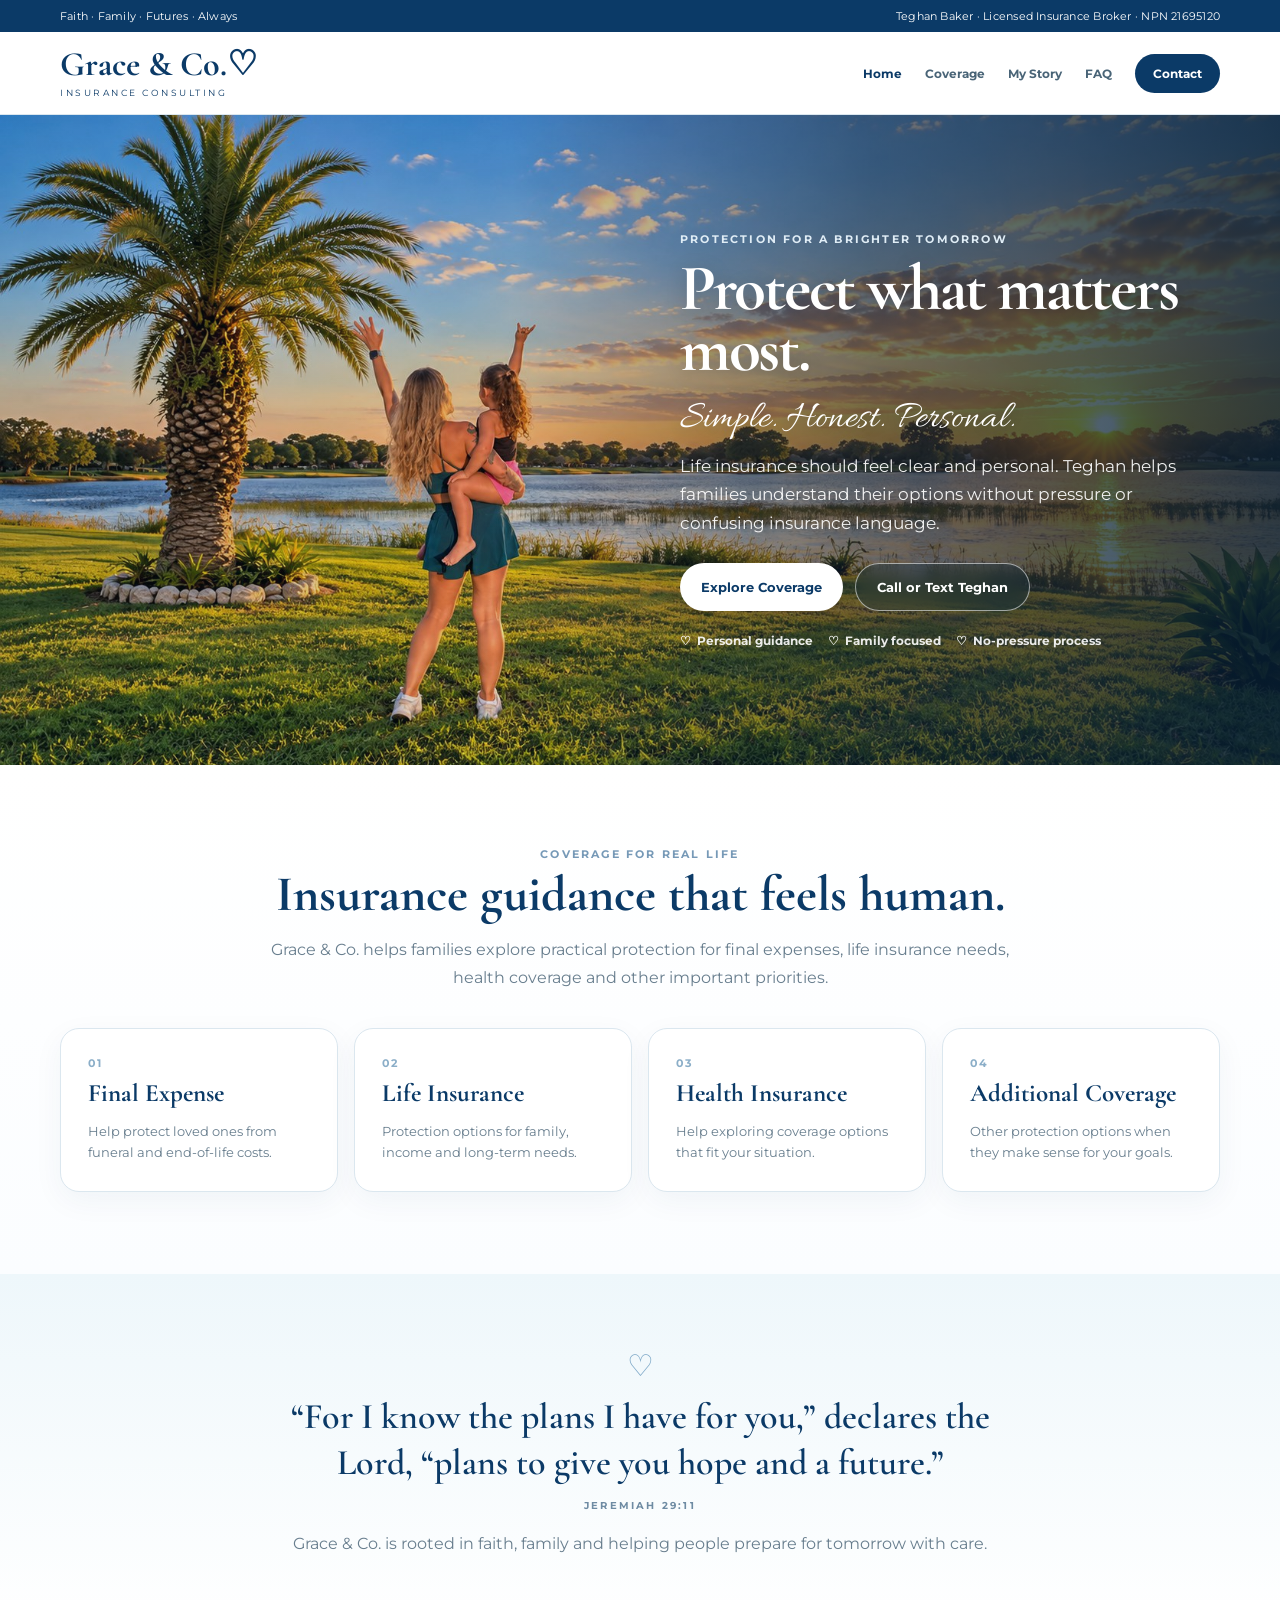
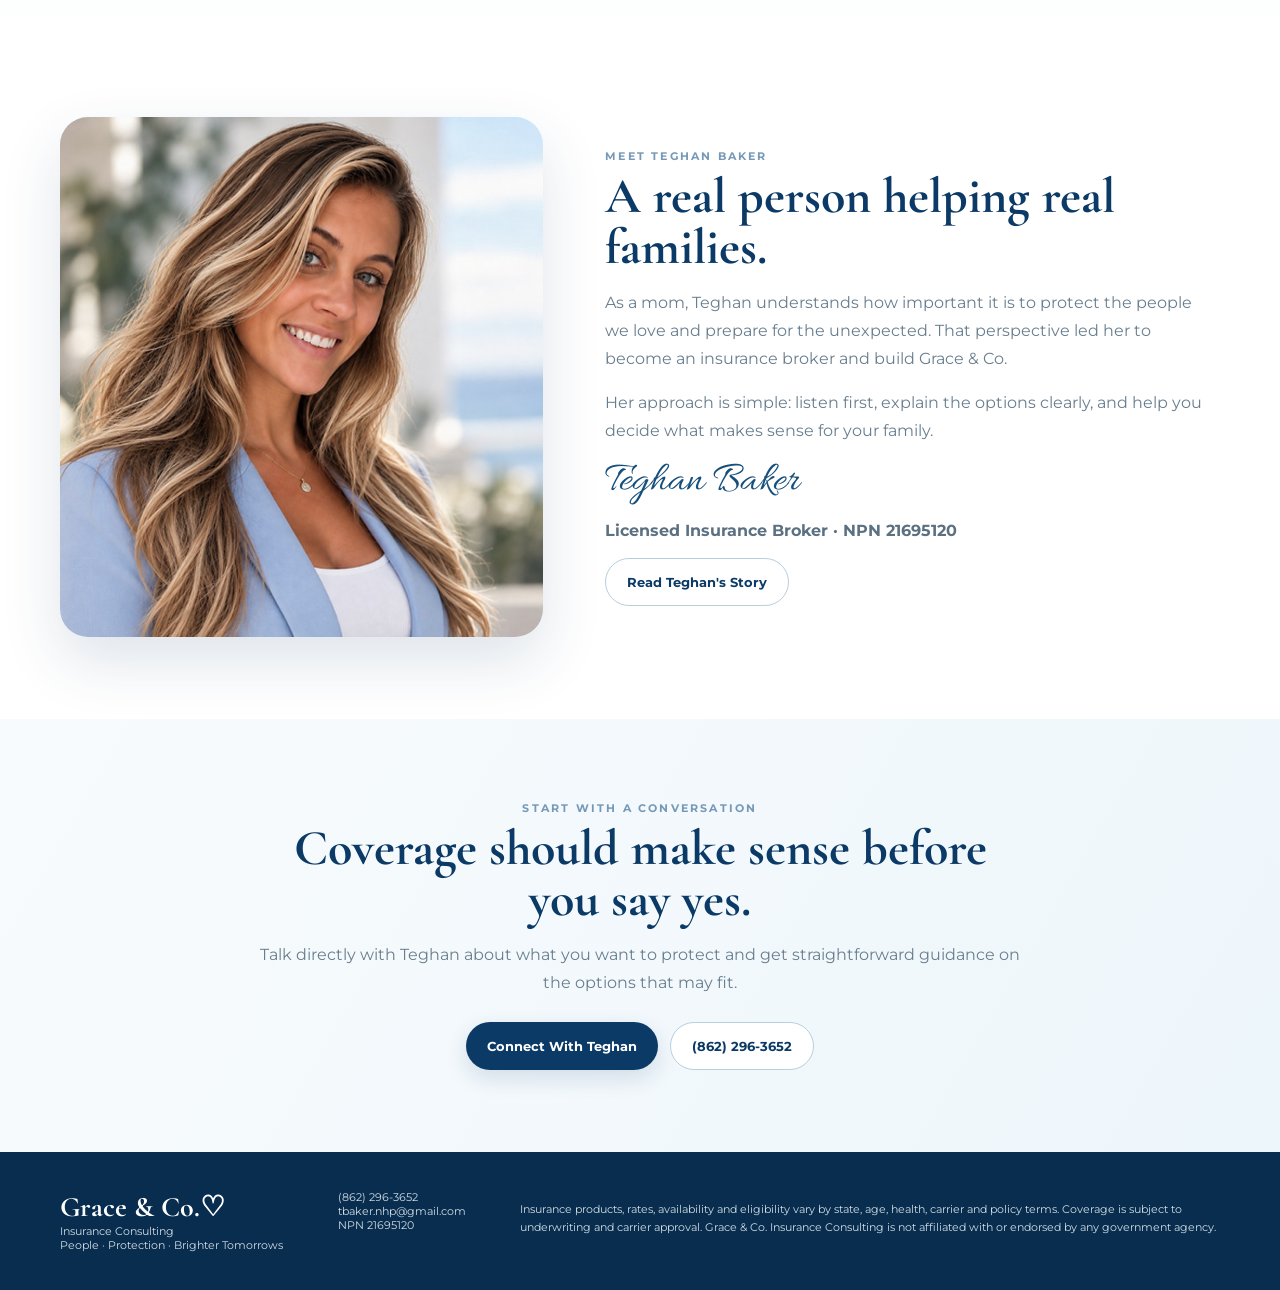
<file: index.html>
<!doctype html><html lang="en"><head><meta charset="utf-8"><meta name="viewport" content="width=device-width,initial-scale=1"><title>Grace & Co. Insurance Consulting | Protection for a Brighter Tomorrow</title><meta name="description" content="Personal life, final expense and health insurance guidance with Teghan Baker, licensed insurance broker."><link rel="stylesheet" href="/styles.css"></head><body><div class="top"><div class="wrap"><span>Faith · Family · Futures · Always</span><span>Teghan Baker · Licensed Insurance Broker · NPN 21695120</span></div></div><header class="nav"><div class="wrap navrow"><a class="brand" href="/"><span class="brand-main">Grace &amp; Co.♡</span><span class="brand-sub">INSURANCE CONSULTING</span></a><nav class="links" aria-label="Main navigation"><a href="/" class="active">Home</a><a href="/coverage/">Coverage</a><a href="/about/">My Story</a><a href="/faq/">FAQ</a><a href="/contact/" class="cta">Contact</a></nav></div></header><main><section class="photo-hero home-photo-hero" data-hero-photo="home"><div class="hero-shade"></div><div class="wrap hero-overlay-grid"><div class="hero-copy hero-copy-right"><div class="eyebrow light">Protection for a Brighter Tomorrow</div><h1>Protect what matters most.</h1><div class="script light-script">Simple. Honest. Personal.</div><p>Life insurance should feel clear and personal. Teghan helps families understand their options without pressure or confusing insurance language.</p><div class="buttons"><a class="btn hero-primary" href="/coverage/">Explore Coverage</a><a class="btn hero-secondary" href="tel:8622963652">Call or Text Teghan</a></div><div class="hero-trust"><span>Personal guidance</span><span>Family focused</span><span>No-pressure process</span></div></div></div></section><section class="section intro-section"><div class="wrap centered"><div class="eyebrow">Coverage for real life</div><h2>Insurance guidance that feels human.</h2><p>Grace &amp; Co. helps families explore practical protection for final expenses, life insurance needs, health coverage and other important priorities.</p></div><div class="wrap cards"><a class="card" href="/coverage/"><div class="num">01</div><h3>Final Expense</h3><p>Help protect loved ones from funeral and end-of-life costs.</p></a><a class="card" href="/coverage/"><div class="num">02</div><h3>Life Insurance</h3><p>Protection options for family, income and long-term needs.</p></a><a class="card" href="/coverage/"><div class="num">03</div><h3>Health Insurance</h3><p>Help exploring coverage options that fit your situation.</p></a><a class="card" href="/coverage/"><div class="num">04</div><h3>Additional Coverage</h3><p>Other protection options when they make sense for your goals.</p></a></div></section><section class="faith"><div class="wrap"><div class="heart-mark">♡</div><blockquote>“For I know the plans I have for you,” declares the Lord, “plans to give you hope and a future.”</blockquote><div class="verse">JEREMIAH 29:11</div><p>Grace &amp; Co. is rooted in faith, family and helping people prepare for tomorrow with care.</p></div></section><section class="section meet"><div class="wrap split"><div class="portrait"><img data-teghan-photo="home" src="/assets/teghan-home-2026.jpg" alt="Teghan Baker, licensed insurance broker" width="960" height="960" loading="lazy"></div><div class="copy"><div class="eyebrow">Meet Teghan Baker</div><h2>A real person helping real families.</h2><p>As a mom, Teghan understands how important it is to protect the people we love and prepare for the unexpected. That perspective led her to become an insurance broker and build Grace &amp; Co.</p><p>Her approach is simple: listen first, explain the options clearly, and help you decide what makes sense for your family.</p><div class="script">Teghan Baker</div><div class="credential">Licensed Insurance Broker · NPN 21695120</div><a class="btn secondary" href="/about/">Read Teghan's Story</a></div></div></section><section class="section final-cta"><div class="wrap centered"><div class="eyebrow">Start with a conversation</div><h2>Coverage should make sense before you say yes.</h2><p>Talk directly with Teghan about what you want to protect and get straightforward guidance on the options that may fit.</p><div class="buttons centered-buttons"><a class="btn primary" href="/contact/">Connect With Teghan</a><a class="btn secondary" href="tel:8622963652">(862) 296-3652</a></div></div></section></main><footer class="footer"><div class="wrap"><div><div class="footer-brand">Grace &amp; Co.♡</div><div>Insurance Consulting</div><div>People · Protection · Brighter Tomorrows</div></div><div><a href="tel:8622963652">(862) 296-3652</a><br><a href="mailto:tbaker.nhp@gmail.com">tbaker.nhp@gmail.com</a><br>NPN 21695120</div><p class="disclaimer">Insurance products, rates, availability and eligibility vary by state, age, health, carrier and policy terms. Coverage is subject to underwriting and carrier approval. Grace &amp; Co. Insurance Consulting is not affiliated with or endorsed by any government agency.</p></div></footer><script src="/photo-loader.js" defer></script></body></html>
</file>
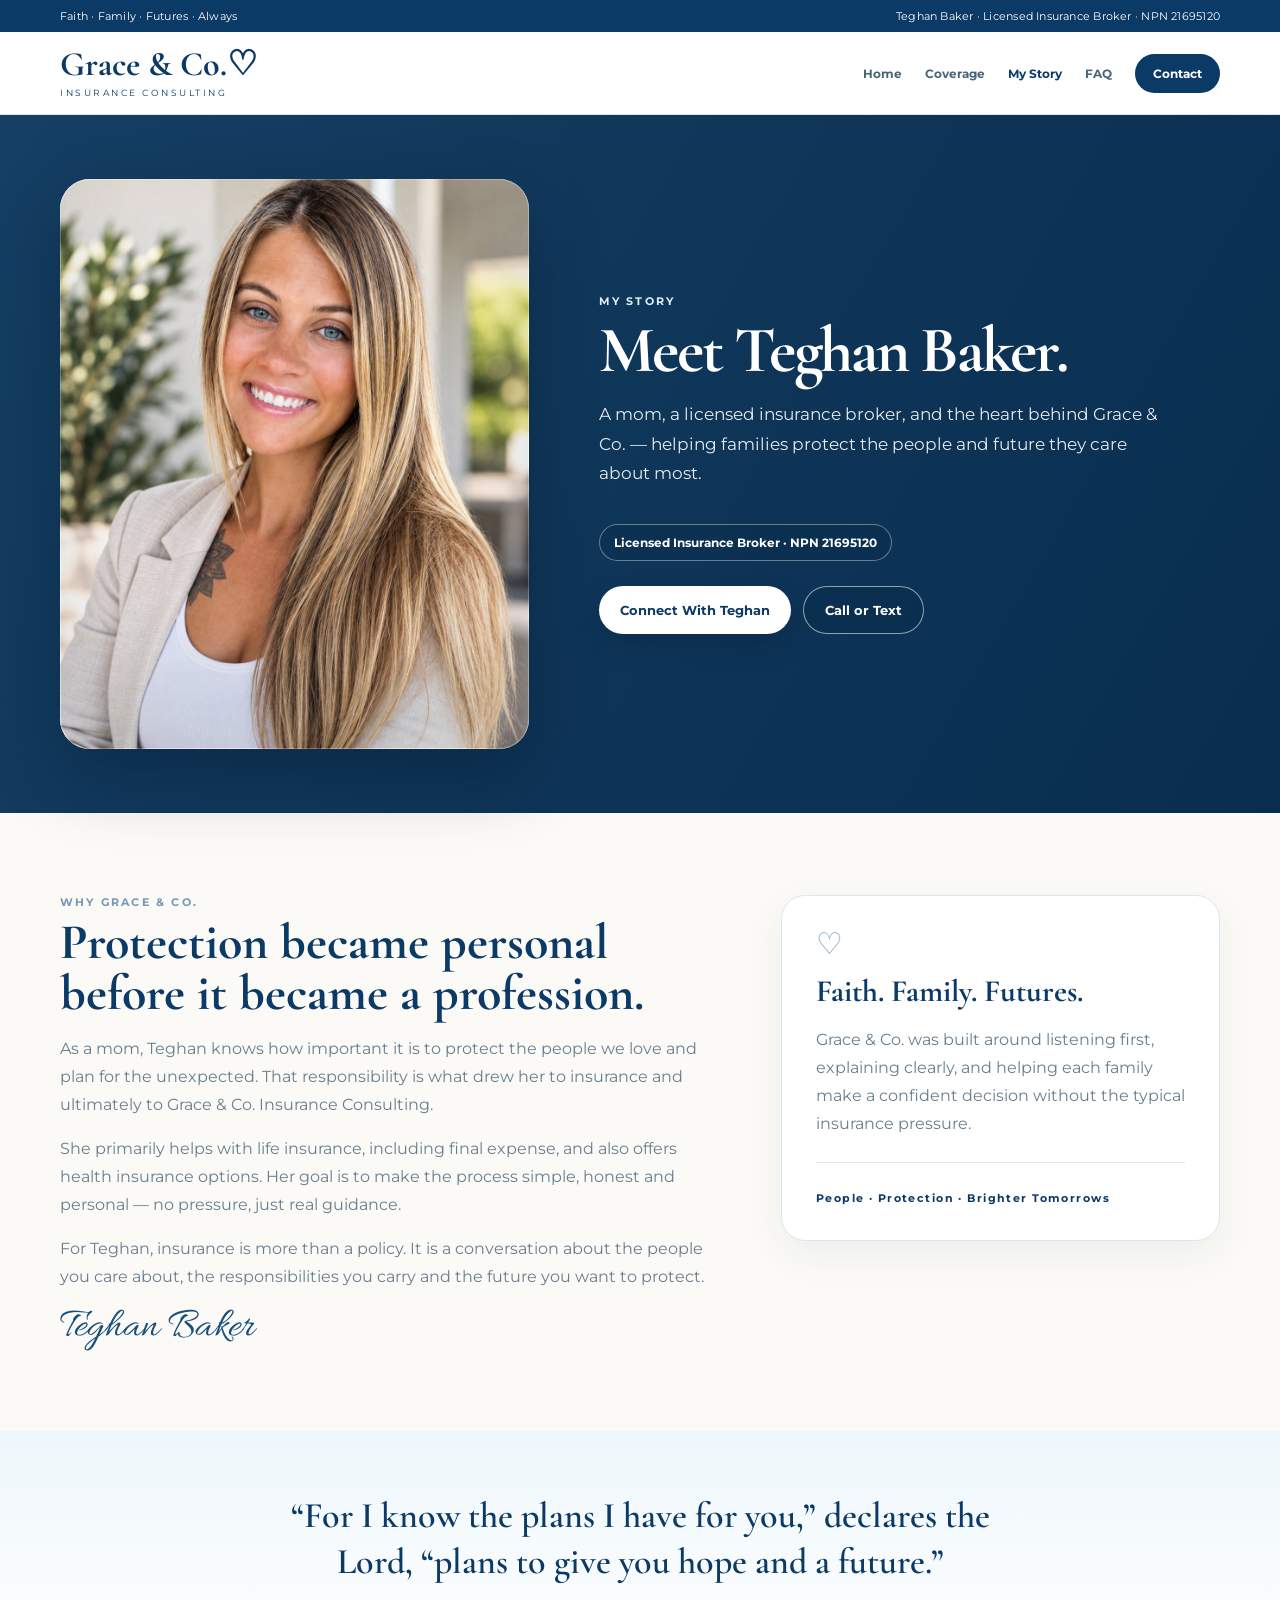
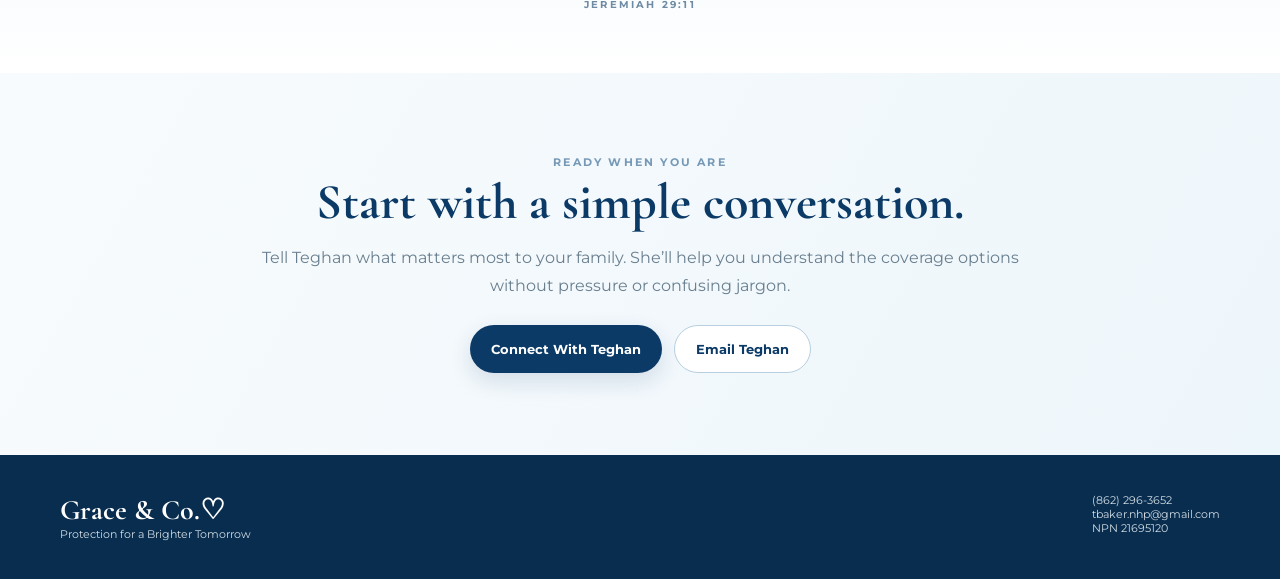
<file: about/index.html>
<!doctype html><html lang="en"><head><meta charset="utf-8"><meta name="viewport" content="width=device-width,initial-scale=1"><title>My Story | Teghan Baker | Grace & Co.</title><meta name="description" content="Meet Teghan Baker, the licensed insurance broker behind Grace & Co. Insurance Consulting."><link rel="stylesheet" href="/styles.css"></head><body><div class="top"><div class="wrap"><span>Faith · Family · Futures · Always</span><span>Teghan Baker · Licensed Insurance Broker · NPN 21695120</span></div></div><header class="nav"><div class="wrap navrow"><a class="brand" href="/"><span class="brand-main">Grace &amp; Co.♡</span><span class="brand-sub">INSURANCE CONSULTING</span></a><nav class="links" aria-label="Main navigation"><a href="/">Home</a><a href="/coverage/">Coverage</a><a href="/about/" class="active">My Story</a><a href="/faq/">FAQ</a><a href="/contact/" class="cta">Contact</a></nav></div></header><main><section class="about-profile-hero"><div class="wrap about-profile-grid"><div class="about-profile-photo"><img data-teghan-photo="about" src="/assets/teghan-my-story-2026.jpg" alt="Teghan Baker, founder of Grace &amp; Co. Insurance Consulting" width="1086" height="1448"></div><div class="about-profile-copy"><div class="eyebrow light">My Story</div><h1>Meet Teghan Baker.</h1><p>A mom, a licensed insurance broker, and the heart behind Grace &amp; Co. — helping families protect the people and future they care about most.</p><div class="credential-pill">Licensed Insurance Broker · NPN 21695120</div><div class="buttons"><a class="btn hero-primary" href="/contact/">Connect With Teghan</a><a class="btn hero-secondary" href="tel:8622963652">Call or Text</a></div></div></div></section><section class="section story-section"><div class="wrap story-grid"><div class="copy"><div class="eyebrow">Why Grace &amp; Co.</div><h2>Protection became personal before it became a profession.</h2><p>As a mom, Teghan knows how important it is to protect the people we love and plan for the unexpected. That responsibility is what drew her to insurance and ultimately to Grace &amp; Co. Insurance Consulting.</p><p>She primarily helps with life insurance, including final expense, and also offers health insurance options. Her goal is to make the process simple, honest and personal — no pressure, just real guidance.</p><p>For Teghan, insurance is more than a policy. It is a conversation about the people you care about, the responsibilities you carry and the future you want to protect.</p><div class="script">Teghan Baker</div></div><aside class="story-card"><div class="heart-mark">♡</div><h3>Faith. Family. Futures.</h3><p>Grace &amp; Co. was built around listening first, explaining clearly, and helping each family make a confident decision without the typical insurance pressure.</p><div class="story-divider"></div><strong>People · Protection · Brighter Tomorrows</strong></aside></div></section><section class="faith compact-faith"><div class="wrap"><blockquote>“For I know the plans I have for you,” declares the Lord, “plans to give you hope and a future.”</blockquote><div class="verse">JEREMIAH 29:11</div></div></section><section class="section final-cta"><div class="wrap centered"><div class="eyebrow">Ready when you are</div><h2>Start with a simple conversation.</h2><p>Tell Teghan what matters most to your family. She’ll help you understand the coverage options without pressure or confusing jargon.</p><div class="buttons centered-buttons"><a class="btn primary" href="/contact/">Connect With Teghan</a><a class="btn secondary" href="mailto:tbaker.nhp@gmail.com">Email Teghan</a></div></div></section></main><footer class="footer"><div class="wrap"><div><div class="footer-brand">Grace &amp; Co.♡</div><div>Protection for a Brighter Tomorrow</div></div><div><a href="tel:8622963652">(862) 296-3652</a><br><a href="mailto:tbaker.nhp@gmail.com">tbaker.nhp@gmail.com</a><br>NPN 21695120</div></div></footer><script src="/photo-loader.js" defer></script></body></html>
</file>
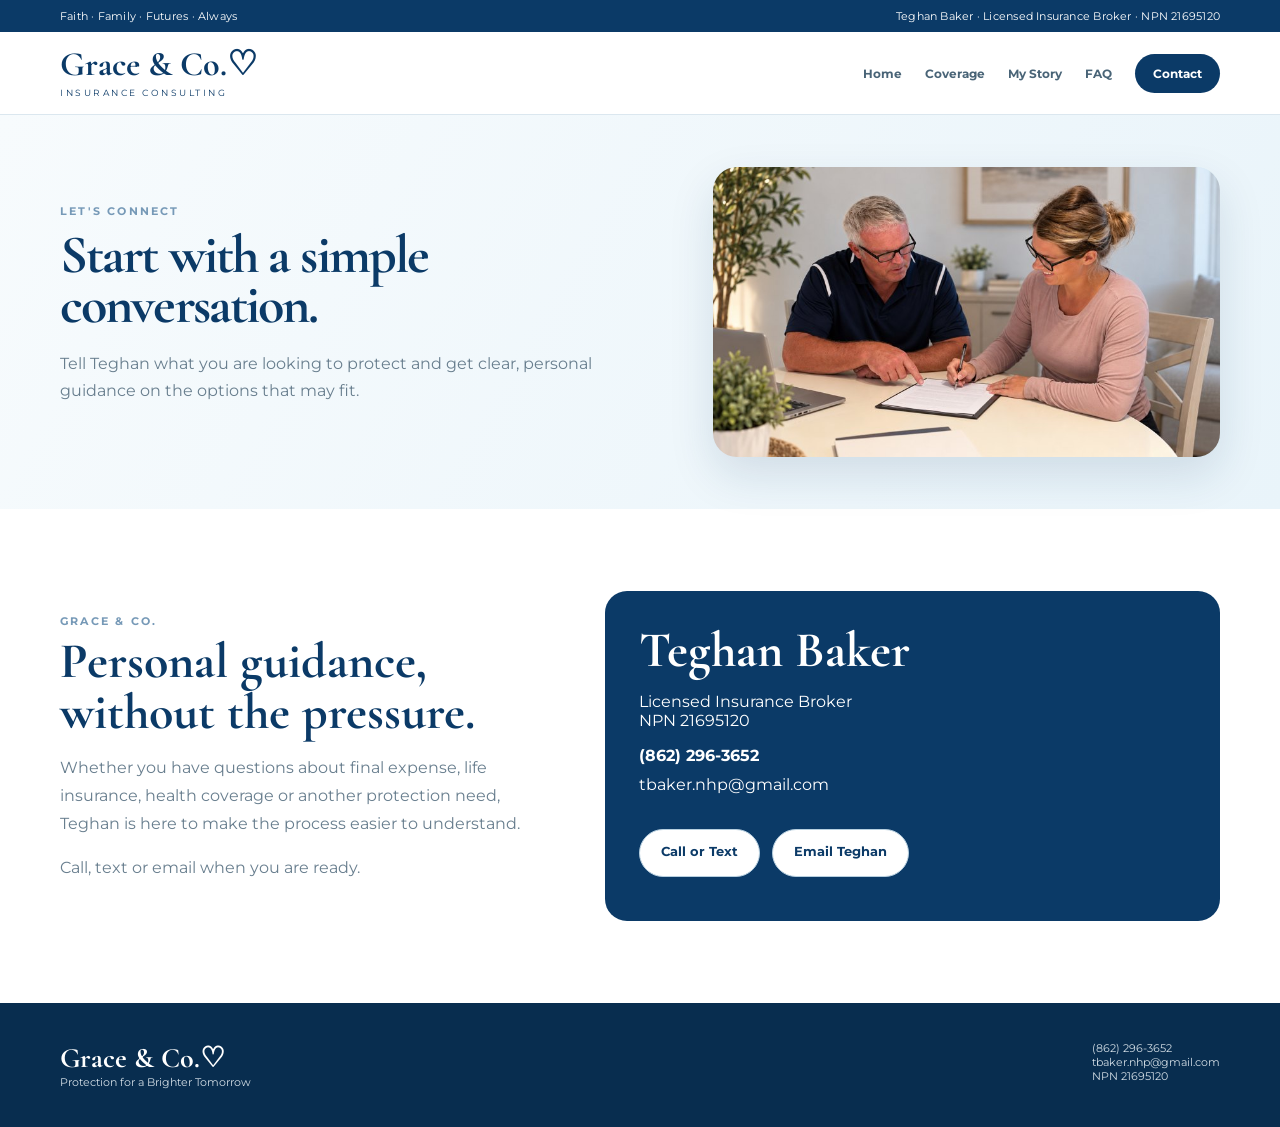
<file: contact/index.html>
<!doctype html><html lang="en"><head><meta charset="utf-8"><meta name="viewport" content="width=device-width,initial-scale=1"><title>Contact | Grace & Co. Insurance Consulting</title><link rel="stylesheet" href="/styles.css"></head><body><div class="top"><div class="wrap"><span>Faith · Family · Futures · Always</span><span>Teghan Baker · Licensed Insurance Broker · NPN 21695120</span></div></div><header class="nav"><div class="wrap navrow"><a class="brand" href="/"><span class="brand-main">Grace &amp; Co.♡</span><span class="brand-sub">INSURANCE CONSULTING</span></a><nav class="links"><a href="/">Home</a><a href="/coverage/">Coverage</a><a href="/about/">My Story</a><a href="/faq/">FAQ</a><a href="/contact/" class="cta">Contact</a></nav></div></header><main><section class="page-hero image-page-hero"><div class="wrap page-hero-grid"><div class="page-hero-copy"><div class="eyebrow">Let's Connect</div><h1>Start with a simple conversation.</h1><p>Tell Teghan what you are looking to protect and get clear, personal guidance on the options that may fit.</p></div><figure class="page-photo"><img src="/assets/contact-consultation.jpg" alt="Teghan reviewing a policy with a client at a kitchen table" width="800" height="533"></figure></div></section><section class="section"><div class="wrap split"><div class="copy"><div class="eyebrow">Grace &amp; Co.</div><h2>Personal guidance, without the pressure.</h2><p>Whether you have questions about final expense, life insurance, health coverage or another protection need, Teghan is here to make the process easier to understand.</p><p>Call, text or email when you are ready.</p></div><div class="contactbox"><h2 style="color:white;margin-top:0">Teghan Baker</h2><p>Licensed Insurance Broker<br>NPN 21695120</p><a href="tel:8622963652"><strong>(862) 296-3652</strong></a><a href="mailto:tbaker.nhp@gmail.com">tbaker.nhp@gmail.com</a><div class="buttons"><a class="btn secondary" href="tel:8622963652">Call or Text</a><a class="btn secondary" href="mailto:tbaker.nhp@gmail.com">Email Teghan</a></div></div></div></section></main><footer class="footer"><div class="wrap"><div><div class="footer-brand">Grace &amp; Co.♡</div><div>Protection for a Brighter Tomorrow</div></div><div>(862) 296-3652<br>tbaker.nhp@gmail.com<br>NPN 21695120</div></div></footer></body></html>
</file>
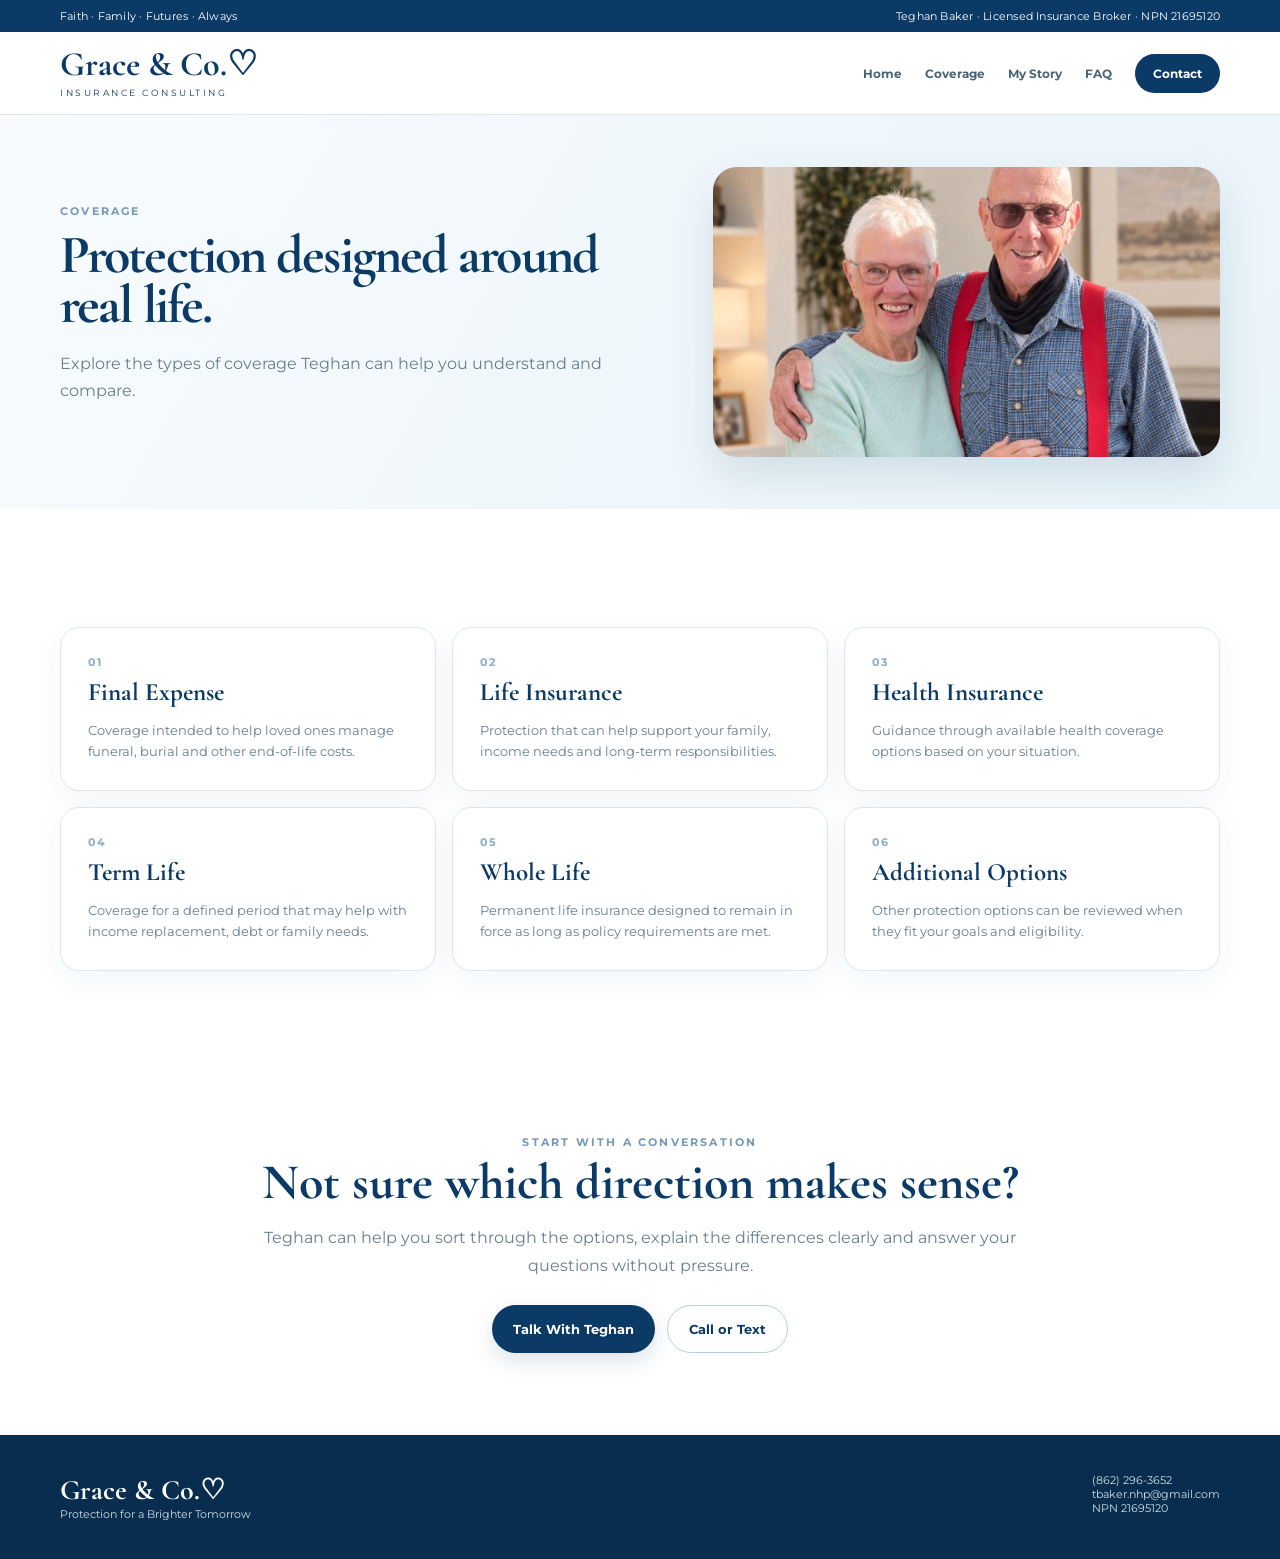
<file: coverage/index.html>
<!doctype html><html lang="en"><head><meta charset="utf-8"><meta name="viewport" content="width=device-width,initial-scale=1"><title>Coverage | Grace & Co. Insurance Consulting</title><link rel="stylesheet" href="/styles.css"></head><body><div class="top"><div class="wrap"><span>Faith · Family · Futures · Always</span><span>Teghan Baker · Licensed Insurance Broker · NPN 21695120</span></div></div><header class="nav"><div class="wrap navrow"><a class="brand" href="/"><span class="brand-main">Grace &amp; Co.♡</span><span class="brand-sub">INSURANCE CONSULTING</span></a><nav class="links"><a href="/">Home</a><a href="/coverage/">Coverage</a><a href="/about/">My Story</a><a href="/faq/">FAQ</a><a href="/contact/" class="cta">Contact</a></nav></div></header><main><section class="page-hero image-page-hero"><div class="wrap page-hero-grid"><div class="page-hero-copy"><div class="eyebrow">Coverage</div><h1>Protection designed around real life.</h1><p>Explore the types of coverage Teghan can help you understand and compare.</p></div><figure class="page-photo"><img src="/assets/coverage-couple.jpg" alt="A senior couple at home" width="600" height="800" style="object-position:center 18%"></figure></div></section><section class="section alt"><div class="wrap cards coverage-grid"><div class="card"><div class="num">01</div><h3>Final Expense</h3><p>Coverage intended to help loved ones manage funeral, burial and other end-of-life costs.</p></div><div class="card"><div class="num">02</div><h3>Life Insurance</h3><p>Protection that can help support your family, income needs and long-term responsibilities.</p></div><div class="card"><div class="num">03</div><h3>Health Insurance</h3><p>Guidance through available health coverage options based on your situation.</p></div><div class="card"><div class="num">04</div><h3>Term Life</h3><p>Coverage for a defined period that may help with income replacement, debt or family needs.</p></div><div class="card"><div class="num">05</div><h3>Whole Life</h3><p>Permanent life insurance designed to remain in force as long as policy requirements are met.</p></div><div class="card"><div class="num">06</div><h3>Additional Options</h3><p>Other protection options can be reviewed when they fit your goals and eligibility.</p></div></div></section><section class="section"><div class="wrap centered"><div class="eyebrow">Start with a conversation</div><h2>Not sure which direction makes sense?</h2><p>Teghan can help you sort through the options, explain the differences clearly and answer your questions without pressure.</p><div class="buttons" style="justify-content:center"><a class="btn primary" href="/contact/">Talk With Teghan</a><a class="btn secondary" href="tel:8622963652">Call or Text</a></div></div></section></main><footer class="footer"><div class="wrap"><div><div class="footer-brand">Grace &amp; Co.♡</div><div>Protection for a Brighter Tomorrow</div></div><div>(862) 296-3652<br>tbaker.nhp@gmail.com<br>NPN 21695120</div></div></footer></body></html>
</file>
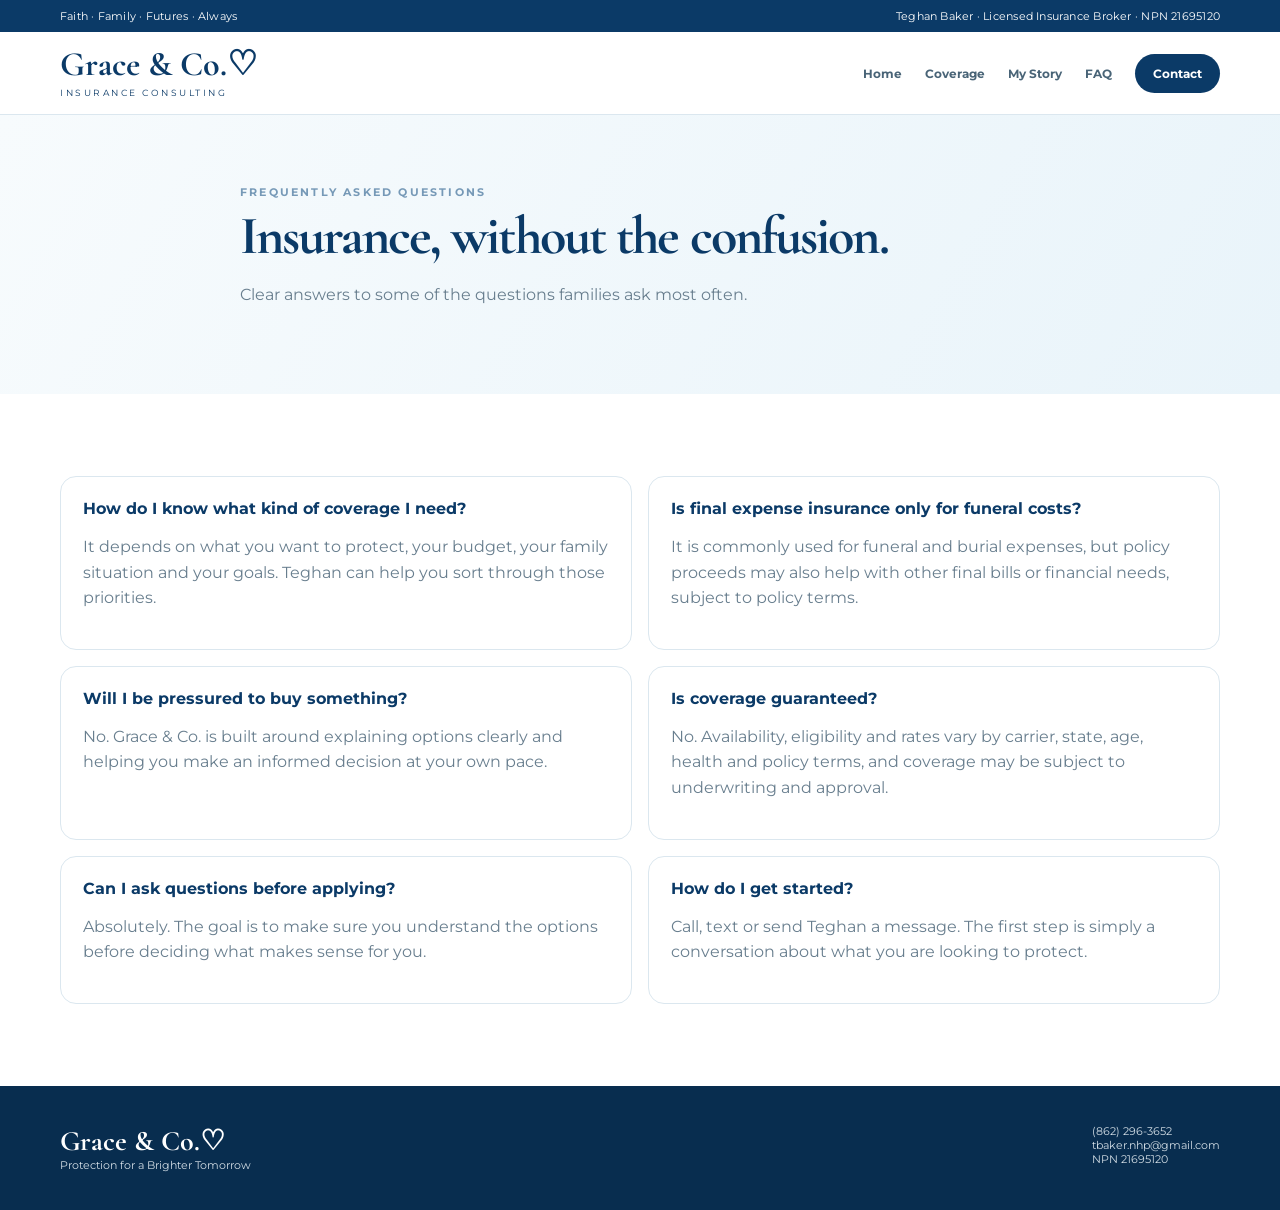
<file: faq/index.html>
<!doctype html><html lang="en"><head><meta charset="utf-8"><meta name="viewport" content="width=device-width,initial-scale=1"><title>FAQ | Grace & Co. Insurance Consulting</title><link rel="stylesheet" href="/styles.css"></head><body><div class="top"><div class="wrap"><span>Faith · Family · Futures · Always</span><span>Teghan Baker · Licensed Insurance Broker · NPN 21695120</span></div></div><header class="nav"><div class="wrap navrow"><a class="brand" href="/"><span class="brand-main">Grace &amp; Co.♡</span><span class="brand-sub">INSURANCE CONSULTING</span></a><nav class="links"><a href="/">Home</a><a href="/coverage/">Coverage</a><a href="/about/">My Story</a><a href="/faq/">FAQ</a><a href="/contact/" class="cta">Contact</a></nav></div></header><main><section class="page-hero"><div class="wrap"><div class="page-hero-copy"><div class="eyebrow">Frequently Asked Questions</div><h1>Insurance, without the confusion.</h1><p>Clear answers to some of the questions families ask most often.</p></div></div></section><section class="section alt"><div class="wrap faqgrid"><div class="faqitem"><strong>How do I know what kind of coverage I need?</strong><p>It depends on what you want to protect, your budget, your family situation and your goals. Teghan can help you sort through those priorities.</p></div><div class="faqitem"><strong>Is final expense insurance only for funeral costs?</strong><p>It is commonly used for funeral and burial expenses, but policy proceeds may also help with other final bills or financial needs, subject to policy terms.</p></div><div class="faqitem"><strong>Will I be pressured to buy something?</strong><p>No. Grace &amp; Co. is built around explaining options clearly and helping you make an informed decision at your own pace.</p></div><div class="faqitem"><strong>Is coverage guaranteed?</strong><p>No. Availability, eligibility and rates vary by carrier, state, age, health and policy terms, and coverage may be subject to underwriting and approval.</p></div><div class="faqitem"><strong>Can I ask questions before applying?</strong><p>Absolutely. The goal is to make sure you understand the options before deciding what makes sense for you.</p></div><div class="faqitem"><strong>How do I get started?</strong><p>Call, text or send Teghan a message. The first step is simply a conversation about what you are looking to protect.</p></div></div></section></main><footer class="footer"><div class="wrap"><div><div class="footer-brand">Grace &amp; Co.♡</div><div>Protection for a Brighter Tomorrow</div></div><div>(862) 296-3652<br>tbaker.nhp@gmail.com<br>NPN 21695120</div></div></footer></body></html>
</file>
<file: styles.css>
@import url('https://fonts.googleapis.com/css2?family=Allura&family=Cormorant+Garamond:wght@500;600;700&family=Montserrat:wght@400;500;600;700&display=swap');:root{--navy:#0b3a67;--navy2:#174f7c;--sky:#dcecf7;--cream:#fbfaf6;--ink:#17344d;--muted:#687e8e;--line:#dbe7ef;--white:#fff}*{box-sizing:border-box}html{scroll-behavior:smooth}body{margin:0;color:var(--ink);font-family:Montserrat,Arial,sans-serif;background:#fff;-webkit-font-smoothing:antialiased}a{text-decoration:none;color:inherit}.wrap{width:min(1160px,calc(100% - 44px));margin:auto}.top{background:var(--navy);color:#fff;font-size:11px;letter-spacing:.02em}.top .wrap{display:flex;justify-content:space-between;gap:15px;flex-wrap:wrap;padding-top:9px;padding-bottom:9px}.nav{position:sticky;top:0;z-index:50;background:rgba(255,255,255,.96);border-bottom:1px solid var(--line);backdrop-filter:blur(14px)}.navrow{min-height:82px;display:flex;align-items:center;justify-content:space-between;gap:22px}.brand{flex:none}.brand-main{display:block;font:700 34px/1 'Cormorant Garamond',serif;color:var(--navy)}.brand-sub{display:block;font-size:9px;letter-spacing:.28em;color:var(--navy);margin-top:5px}.links{display:flex;align-items:center;gap:23px;font-size:12px;font-weight:700;color:#496477}.links a{padding:10px 0;transition:.2s}.links a:hover,.links .active{color:var(--navy)}.links .cta{background:var(--navy);color:#fff;padding:12px 18px;border-radius:999px}.eyebrow{text-transform:uppercase;letter-spacing:.2em;font-size:11px;font-weight:700;color:#7699b7}h1,h2,h3{font-family:'Cormorant Garamond',Georgia,serif;color:var(--navy)}h1{font-size:clamp(48px,5.1vw,72px);line-height:.94;letter-spacing:-.035em;margin:12px 0 19px}h2{font-size:clamp(37px,4vw,50px);line-height:1.02;margin:8px 0 15px}h3{font-size:25px;margin:8px 0}.copy p,.centered p,.story-card p{color:var(--muted);line-height:1.75}.script{font-family:Allura,cursive;color:var(--navy2);font-size:42px;line-height:1}.buttons{display:flex;gap:12px;flex-wrap:wrap;margin-top:25px}.btn{display:inline-flex;align-items:center;justify-content:center;min-height:48px;padding:13px 21px;border-radius:999px;font-size:13px;font-weight:700;transition:transform .2s,box-shadow .2s}.btn:hover{transform:translateY(-1px)}.primary{background:var(--navy);color:#fff;box-shadow:0 8px 22px rgba(11,58,103,.14)}.secondary{border:1px solid #b7cfdf;background:#fff;color:var(--navy)}.photo-hero{position:relative;min-height:650px;background-color:#183d5e;background-size:cover;background-repeat:no-repeat;background-position:center;display:flex;align-items:stretch;isolation:isolate}.home-photo-hero{background-position:center}.about-photo-hero{min-height:610px;background-position:center}.hero-shade{position:absolute;inset:0;z-index:-1;background:linear-gradient(90deg,rgba(7,31,52,.10) 0%,rgba(7,31,52,.04) 40%,rgba(7,31,52,.52) 68%,rgba(7,31,52,.82) 100%)}.about-shade{background:linear-gradient(90deg,rgba(6,32,53,.05) 0%,rgba(6,32,53,.02) 43%,rgba(6,32,53,.48) 68%,rgba(6,32,53,.78) 100%)}.hero-overlay-grid{display:grid;grid-template-columns:1fr 1fr;align-items:center;min-height:inherit;padding-top:64px;padding-bottom:64px}.hero-copy{max-width:540px}.hero-copy-right{grid-column:2;justify-self:end;color:#fff}.hero-copy h1{color:#fff;text-shadow:0 2px 20px rgba(0,0,0,.18)}.hero-copy p{font-size:17px;line-height:1.7;color:rgba(255,255,255,.92);margin:0}.light{color:#e0edf6}.light-script{color:#fff;font-size:39px;margin-bottom:13px;text-shadow:0 2px 14px rgba(0,0,0,.2)}.hero-primary{background:#fff;color:var(--navy);box-shadow:0 10px 28px rgba(0,0,0,.15)}.hero-secondary{border:1px solid rgba(255,255,255,.55);background:rgba(8,41,67,.28);color:#fff;backdrop-filter:blur(8px)}.hero-trust{display:flex;gap:15px;flex-wrap:wrap;margin-top:22px;font-size:12px;font-weight:700;color:rgba(255,255,255,.9)}.hero-trust span:before{content:'♡';margin-right:6px}.credential-pill{display:inline-block;margin-top:19px;padding:10px 14px;border:1px solid rgba(255,255,255,.38);background:rgba(9,42,69,.28);border-radius:999px;font-size:12px;font-weight:700;color:#fff;backdrop-filter:blur(8px)}.section{padding:82px 0}.intro-section{background:linear-gradient(180deg,#fff,#fbfdff)}.centered{text-align:center;max-width:760px;margin:auto}.cards{display:grid;grid-template-columns:repeat(4,1fr);gap:16px;margin-top:36px}.card{display:block;background:#fff;border:1px solid var(--line);border-radius:19px;padding:27px;box-shadow:0 9px 30px rgba(15,57,91,.05);transition:transform .2s,box-shadow .2s,border-color .2s}.card:hover{transform:translateY(-3px);box-shadow:0 15px 38px rgba(15,57,91,.09);border-color:#bfd5e4}.card p{color:var(--muted);font-size:13px;line-height:1.65;margin-bottom:0}.num{font-size:11px;letter-spacing:.2em;color:#8baec8;font-weight:700}.faith{padding:78px 0;background:linear-gradient(180deg,#eef7fb,#fff);text-align:center}.heart-mark{font:500 30px/1 'Cormorant Garamond',serif;color:#7ca7c7;margin-bottom:12px}.faith blockquote{font:600 clamp(28px,3vw,36px)/1.28 'Cormorant Garamond',serif;color:var(--navy);max-width:780px;margin:0 auto 13px}.verse{font-size:10px;letter-spacing:.22em;color:#6e8ba3;font-weight:700}.faith p{max-width:700px;margin:18px auto 0;color:var(--muted);line-height:1.7}.split{display:grid;grid-template-columns:.88fr 1.12fr;gap:62px;align-items:center}.portrait{height:520px;border-radius:28px;overflow:hidden;box-shadow:0 24px 60px rgba(20,67,103,.14);background:#e8f1f6}.portrait img{display:block;width:100%;height:100%;object-fit:cover;object-position:center top}.credential{font-weight:700;color:#5b7182;margin:18px 0}.meet{background:#fff}.story-section{background:var(--cream)}.story-grid{display:grid;grid-template-columns:1.2fr .8fr;gap:62px;align-items:start}.story-card{background:#fff;border:1px solid var(--line);border-radius:24px;padding:34px;box-shadow:0 14px 38px rgba(15,57,91,.06)}.story-card h3{font-size:31px}.story-card strong{font-size:11px;letter-spacing:.13em;color:var(--navy)}.story-divider{height:1px;background:var(--line);margin:24px 0}.compact-faith{padding:62px 0}.final-cta{background:linear-gradient(120deg,#f8fbfd,#edf6fb)}.centered-buttons{justify-content:center}.faqgrid{display:grid;grid-template-columns:1fr 1fr;gap:16px}.faqitem{border:1px solid var(--line);border-radius:16px;padding:22px;background:#fff}.faqitem strong{color:var(--navy)}.faqitem p{color:var(--muted);line-height:1.6}.page-hero{padding:70px 0;background:linear-gradient(120deg,#f7fbfd,#e9f4fa)}.page-hero .wrap{max-width:800px}.page-hero h1{font-size:54px}.page-hero p{color:var(--muted);line-height:1.7}.contactbox{background:var(--navy);color:#fff;padding:34px;border-radius:22px}.contactbox a{display:block;margin:10px 0}.footer{background:#082d4f;color:#d1dce4;padding:38px 0;font-size:11px}.footer .wrap{display:flex;justify-content:space-between;gap:28px;flex-wrap:wrap}.footer a:hover{color:#fff}.footer-brand{font:700 28px 'Cormorant Garamond',serif;color:white}.disclaimer{max-width:700px;line-height:1.6}@media(max-width:980px){.cards{grid-template-columns:repeat(2,1fr)}.photo-hero{min-height:610px}.hero-overlay-grid{grid-template-columns:.78fr 1.22fr}.story-grid{gap:38px}.split{gap:38px}}@media(max-width:760px){.wrap{width:min(100% - 34px,1160px)}.top .wrap{justify-content:center;text-align:center;padding-top:7px;padding-bottom:7px}.top span:first-child{display:none}.navrow{min-height:auto;display:block;padding:13px 0 10px}.brand-main{font-size:30px}.brand-sub{font-size:8px}.links{width:100%;margin-top:11px;gap:7px;overflow-x:auto;padding:0 0 4px;scrollbar-width:none}.links::-webkit-scrollbar{display:none}.links a{display:block;white-space:nowrap;padding:8px 9px;border-radius:999px;background:#f5f9fb;font-size:10px}.links .cta{padding:8px 12px}.photo-hero,.about-photo-hero{min-height:620px;background-position:30% center}.home-photo-hero{background-position:40% center}.hero-shade,.about-shade{background:linear-gradient(180deg,rgba(7,31,52,.06) 0%,rgba(7,31,52,.10) 40%,rgba(7,31,52,.78) 68%,rgba(7,31,52,.94) 100%)}.hero-overlay-grid{display:flex;align-items:flex-end;padding-top:230px;padding-bottom:36px}.hero-copy-right{max-width:100%;margin:0;grid-column:auto}.hero-copy h1{font-size:clamp(43px,12vw,56px);margin-bottom:14px}.hero-copy p{font-size:15px;line-height:1.58}.light-script{font-size:34px}.buttons{gap:9px;margin-top:20px}.hero-copy .btn{flex:1 1 145px}.hero-trust{gap:9px 13px;margin-top:17px;font-size:10px}.section{padding:60px 0}.cards{grid-template-columns:1fr;gap:12px;margin-top:27px}.card{padding:22px}.split,.story-grid{grid-template-columns:1fr;gap:30px}.portrait{height:430px;max-width:480px;width:100%;margin:auto;order:2}.meet .copy{order:1}.story-card{padding:26px}.faith{padding:60px 0}.page-hero{padding:52px 0}.page-hero h1{font-size:43px}.faqgrid{grid-template-columns:1fr}.footer{padding:30px 0}.footer .wrap{display:grid;grid-template-columns:1fr;gap:18px}.final-cta .btn{width:100%}}@media(max-width:420px){.wrap{width:calc(100% - 28px)}.photo-hero,.about-photo-hero{min-height:590px;background-position:29% center}.home-photo-hero{background-position:40% center}.hero-overlay-grid{padding-top:215px;padding-bottom:28px}.hero-copy h1{font-size:43px}.links{margin-left:-2px}.links a{font-size:9px}.portrait{height:390px}.section{padding:52px 0}.faith blockquote{font-size:27px}}
/* Photo-led refinement */
.home-photo-hero{background-image:url('/assets/home-hero-2026.jpg');background-position:center 58%}
.home-photo-hero:before{content:"";position:absolute;inset:0;z-index:-1;background:rgba(15,55,82,.08);pointer-events:none}
.portrait img{object-position:center 14%;filter:saturate(.9) contrast(1.02) brightness(.98)}
.about-profile-hero{background:linear-gradient(120deg,#153f63,#082d4f);color:#fff;padding:64px 0}
.about-profile-grid{display:grid;grid-template-columns:minmax(330px,.86fr) 1.14fr;gap:70px;align-items:center}
.about-profile-photo{position:relative;height:570px;border-radius:30px;overflow:hidden;box-shadow:0 28px 70px rgba(2,20,36,.32);background:#dcecf7}
.about-profile-photo:after{content:"";position:absolute;inset:0;pointer-events:none;border:1px solid rgba(255,255,255,.22);border-radius:inherit;box-shadow:inset 0 -70px 90px rgba(5,30,50,.12)}
.about-profile-photo img{width:100%;height:100%;display:block;object-fit:cover;object-position:center 14%;filter:saturate(.88) contrast(1.02) brightness(.97)}
.about-profile-copy{max-width:570px}
.about-profile-copy h1{color:#fff}
.about-profile-copy p{font-size:17px;line-height:1.72;color:rgba(255,255,255,.9)}
.image-page-hero{padding:52px 0}
.page-hero .page-hero-grid{max-width:1160px;display:grid;grid-template-columns:1.08fr .92fr;gap:58px;align-items:center}
.page-photo{margin:0;height:290px;border-radius:24px;overflow:hidden;box-shadow:0 18px 45px rgba(15,57,91,.13);background:#dcecf7}
.page-photo img{display:block;width:100%;height:100%;object-fit:cover}
.coverage-grid{grid-template-columns:repeat(3,1fr)}
@media(max-width:980px){
  .about-profile-grid{gap:42px}
  .about-profile-photo{height:520px}
  .page-hero .page-hero-grid{gap:34px}
  .coverage-grid{grid-template-columns:repeat(2,1fr)}
}
@media(max-width:760px){
  .home-photo-hero{background-position:29% center}
  .about-profile-hero{padding:0 0 42px}
  .about-profile-grid{width:100%;grid-template-columns:1fr;gap:0}
  .about-profile-photo{height:440px;border-radius:0;box-shadow:none}
  .about-profile-photo img{object-position:center 12%}
  .about-profile-copy{padding:34px 20px 0}
  .about-profile-copy h1{font-size:48px}
  .page-hero .page-hero-grid{grid-template-columns:1fr;gap:28px}
  .page-photo{height:240px}
  .coverage-grid{grid-template-columns:1fr}
}
@media(max-width:420px){
  .about-profile-photo{height:390px}
  .about-profile-copy{padding:30px 14px 0}
  .about-profile-copy h1{font-size:43px}
  .page-photo{height:215px}
}
</file>
